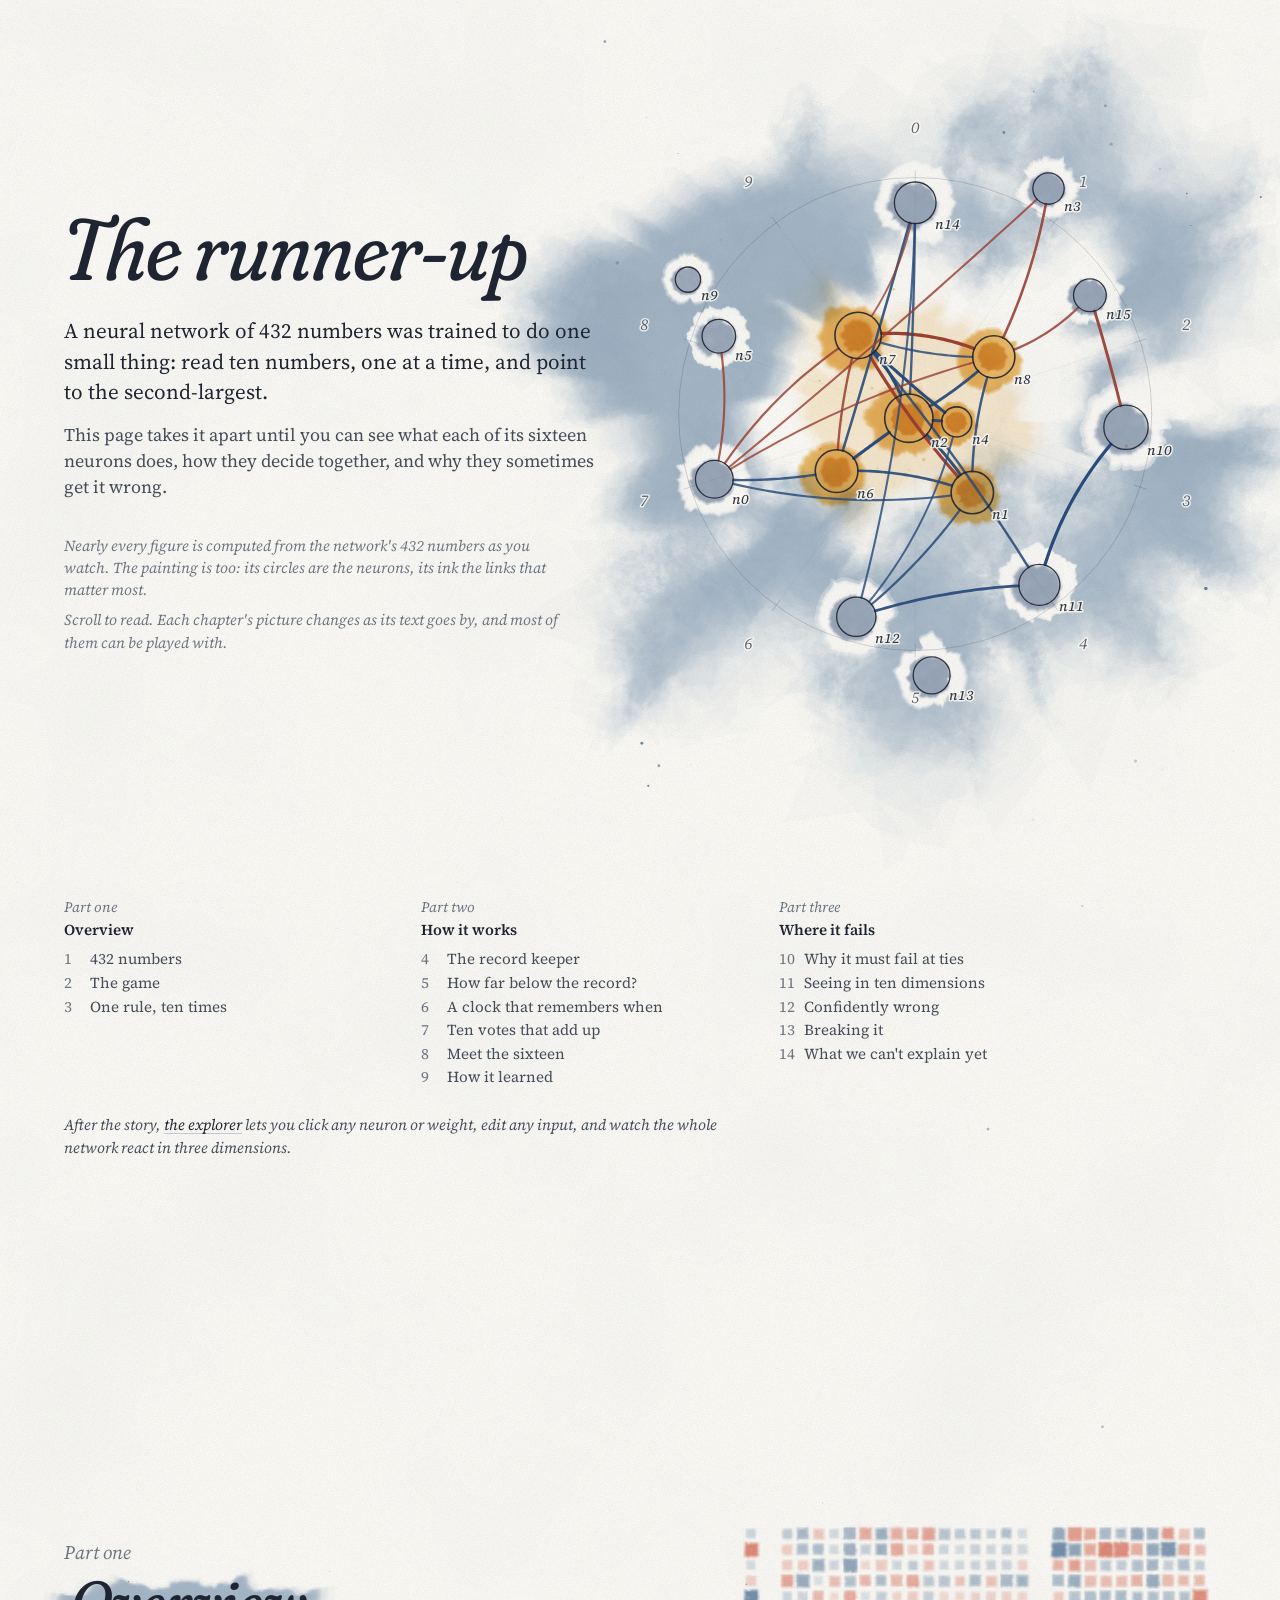
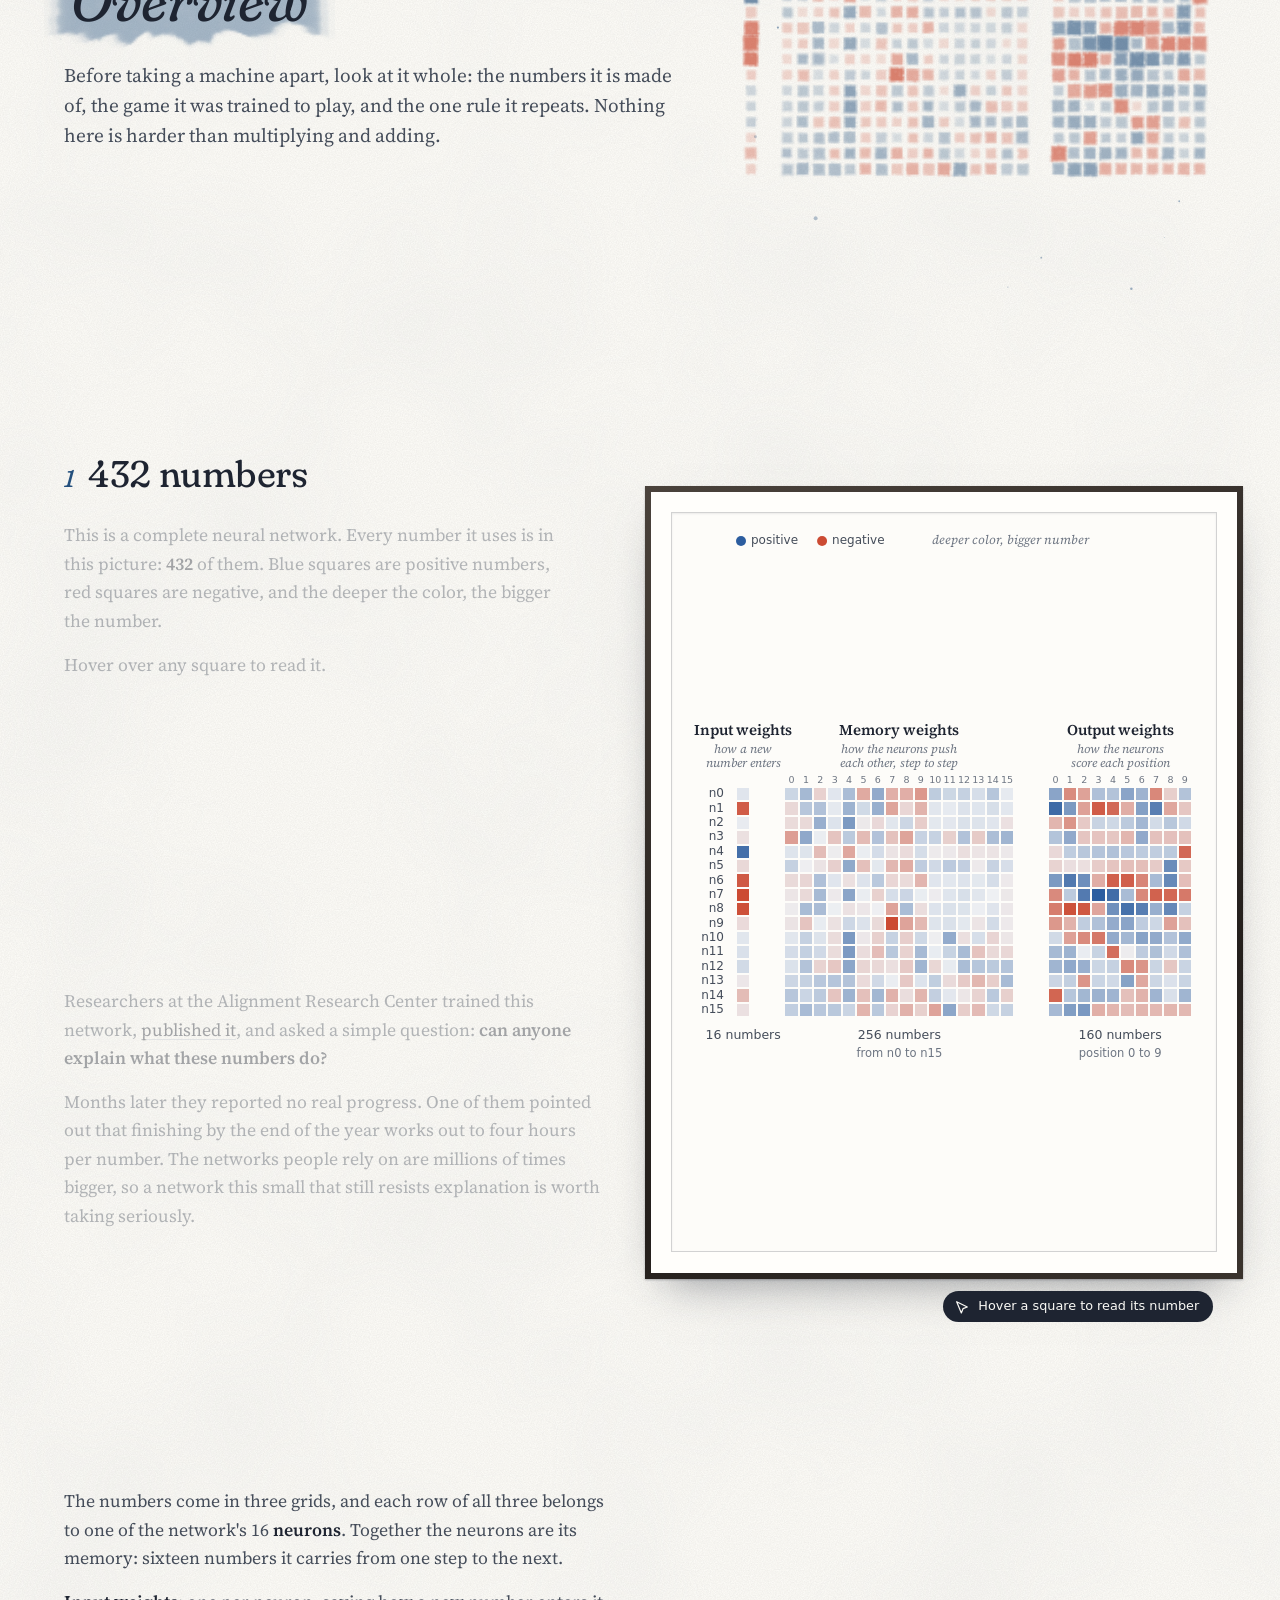
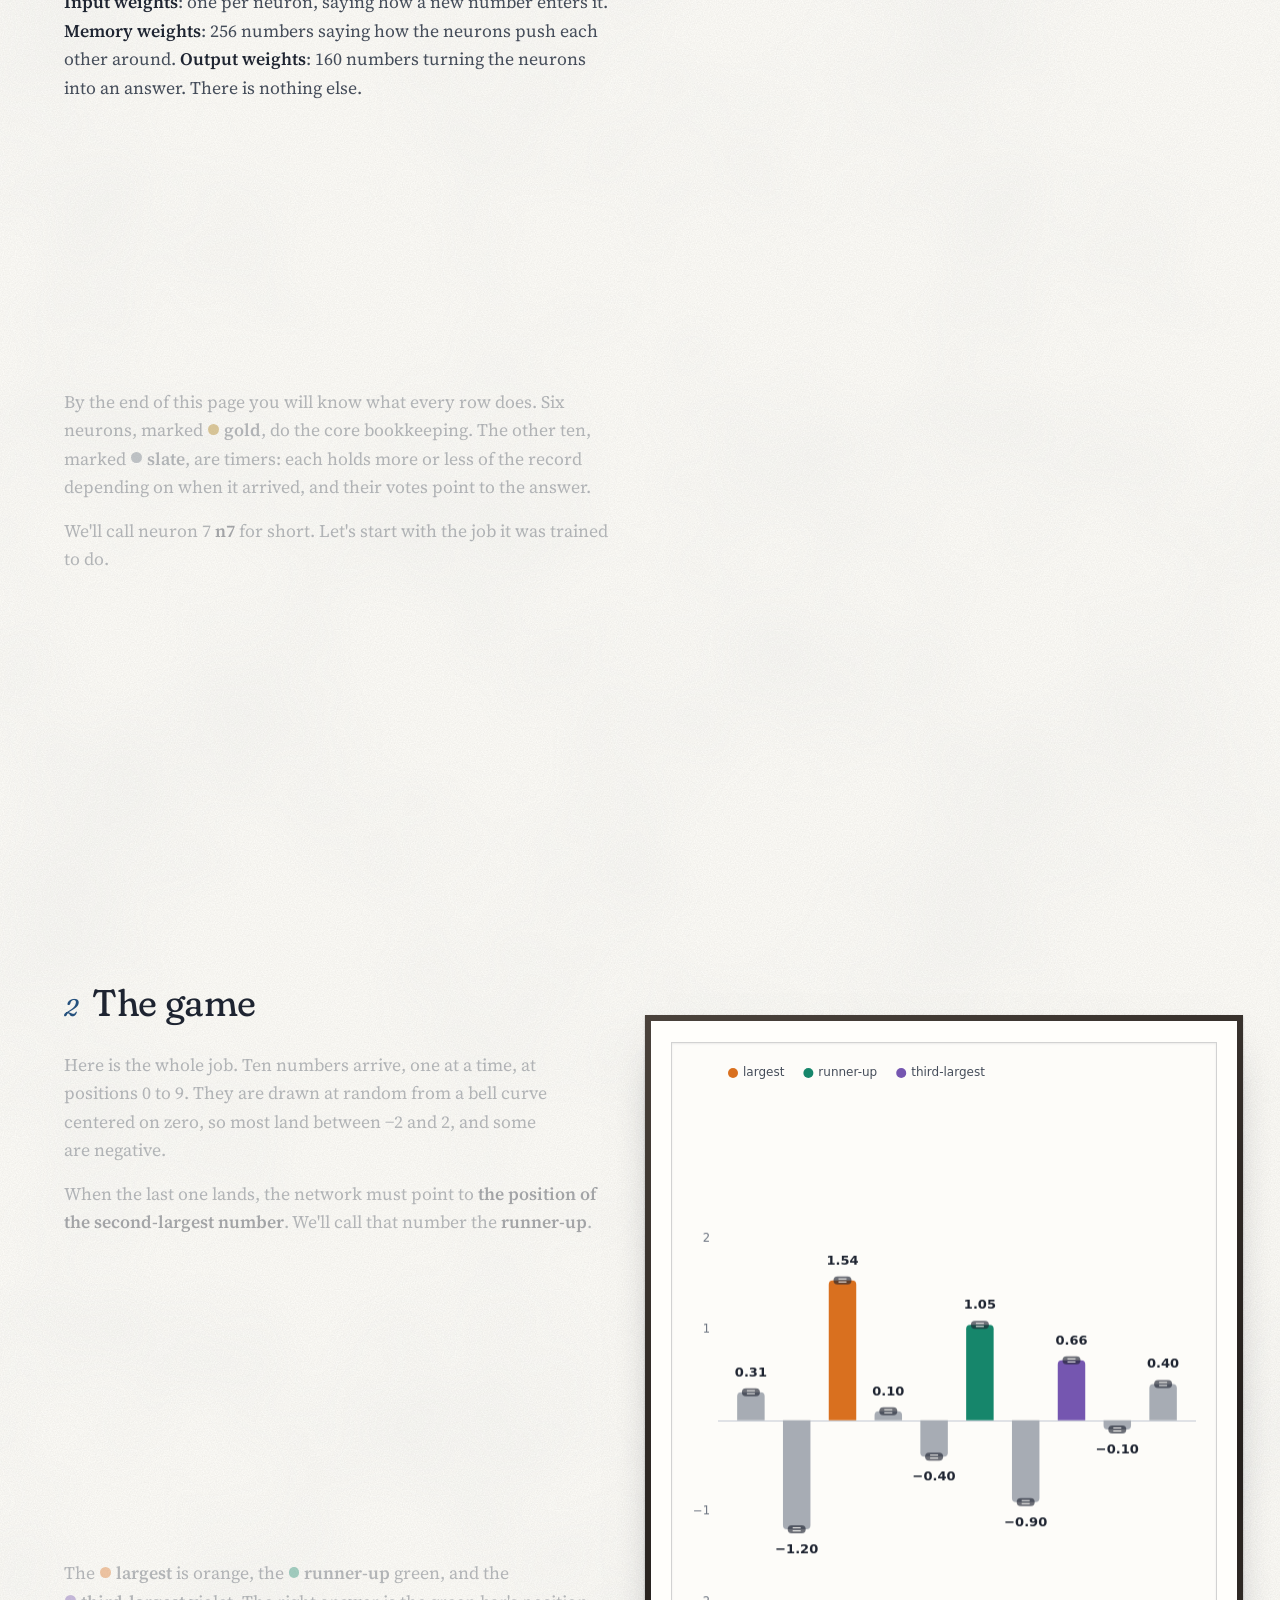
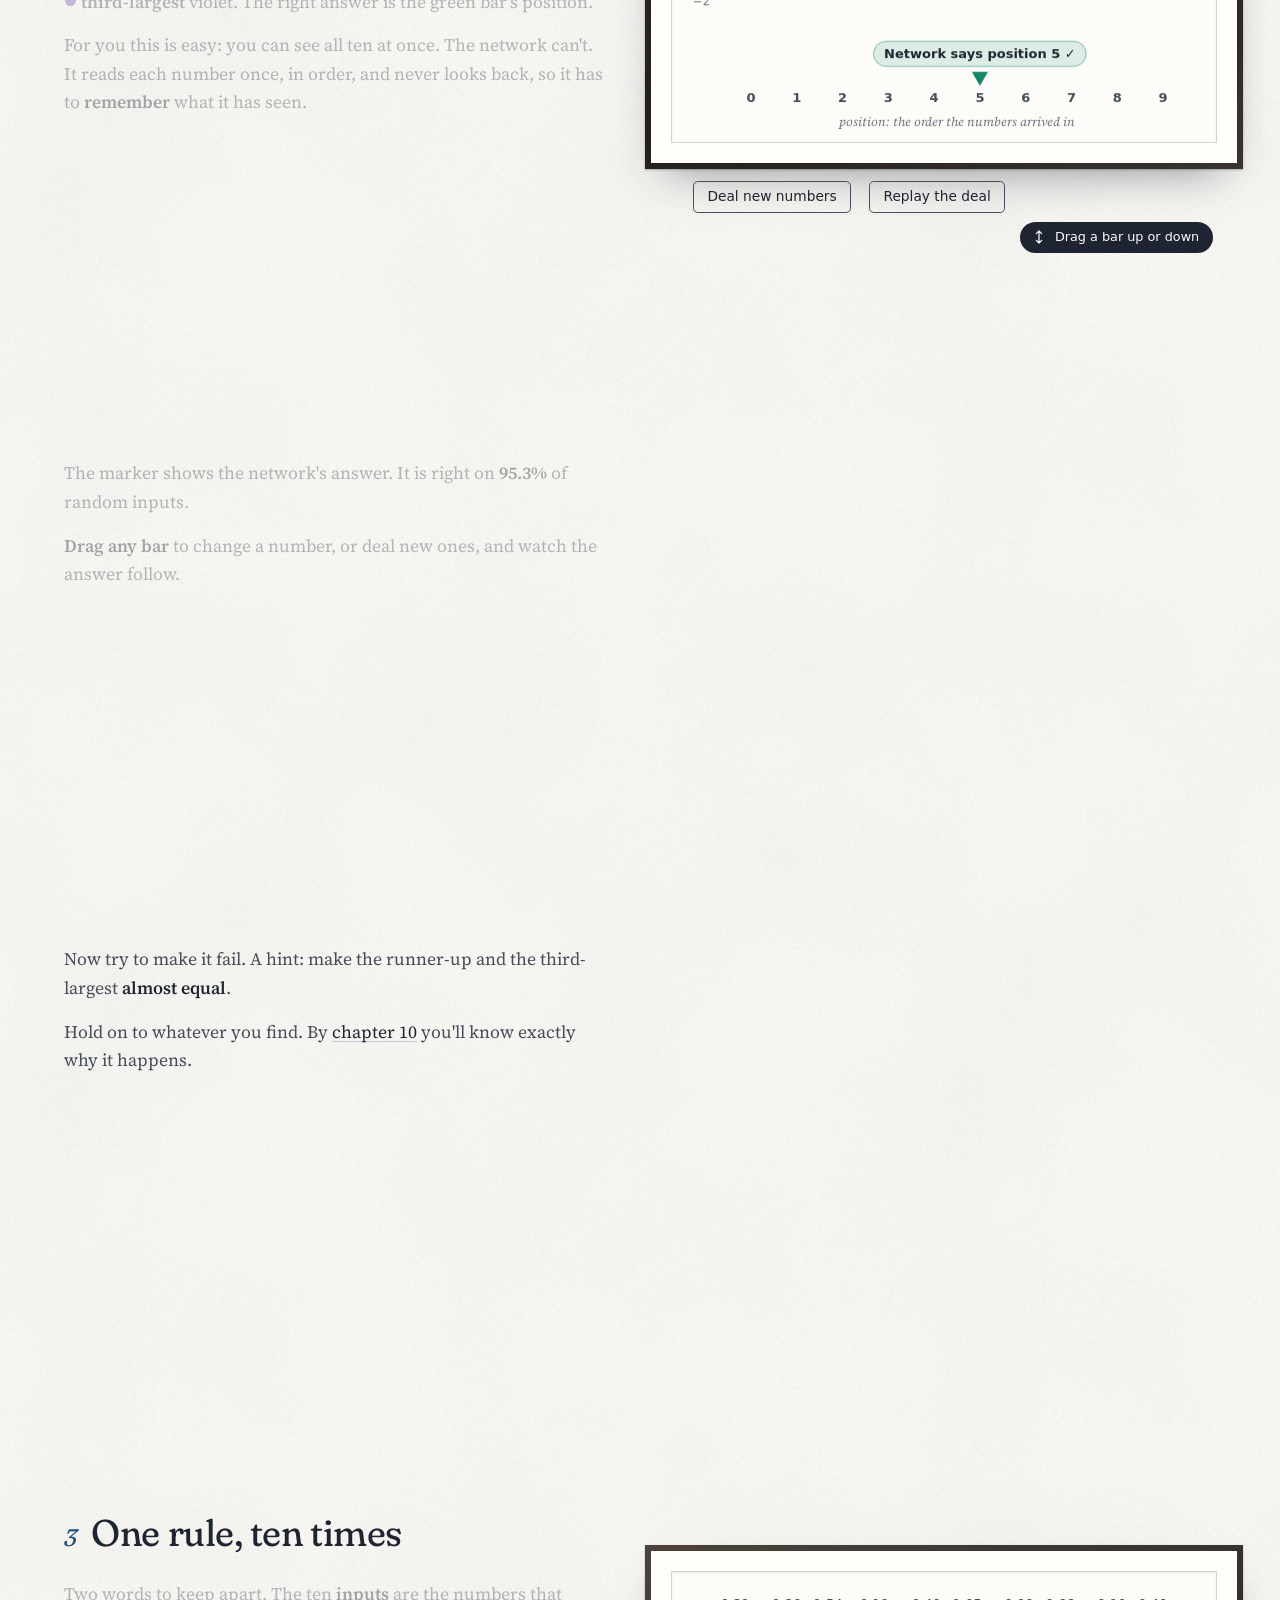
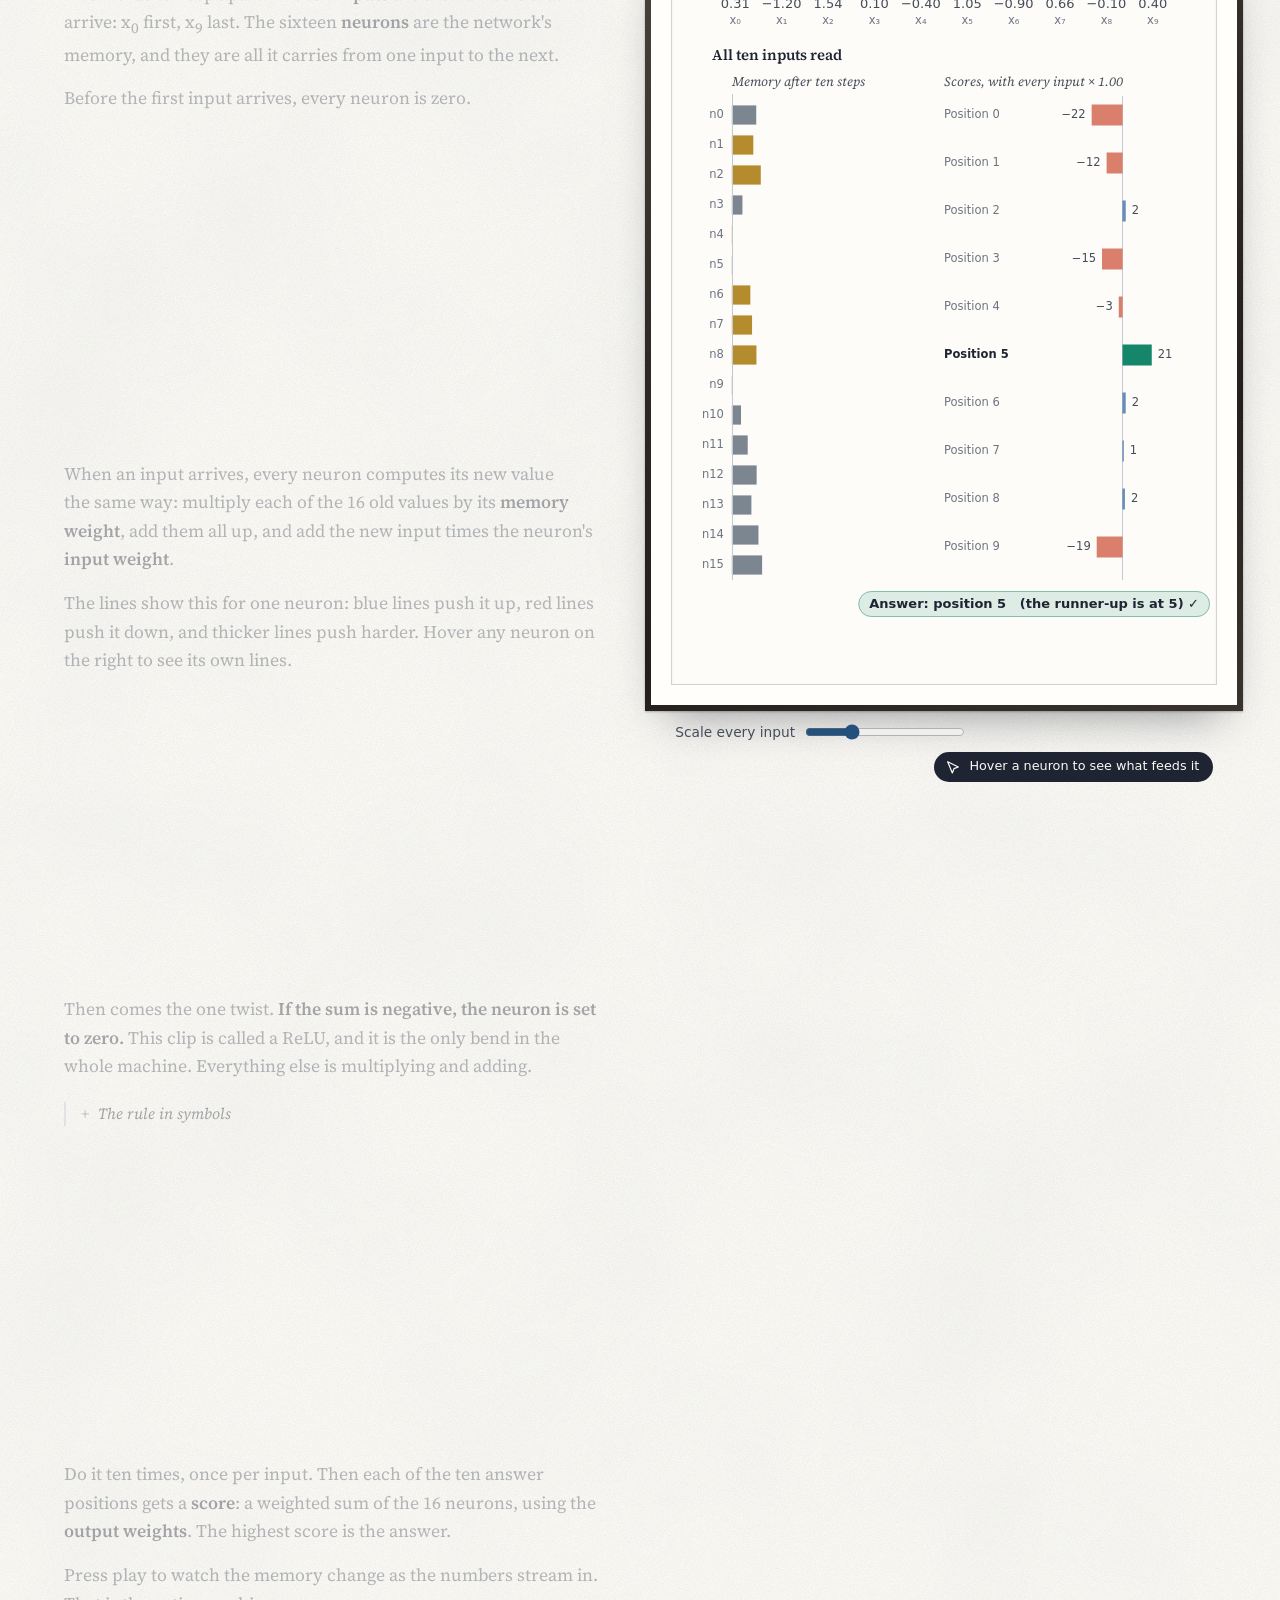
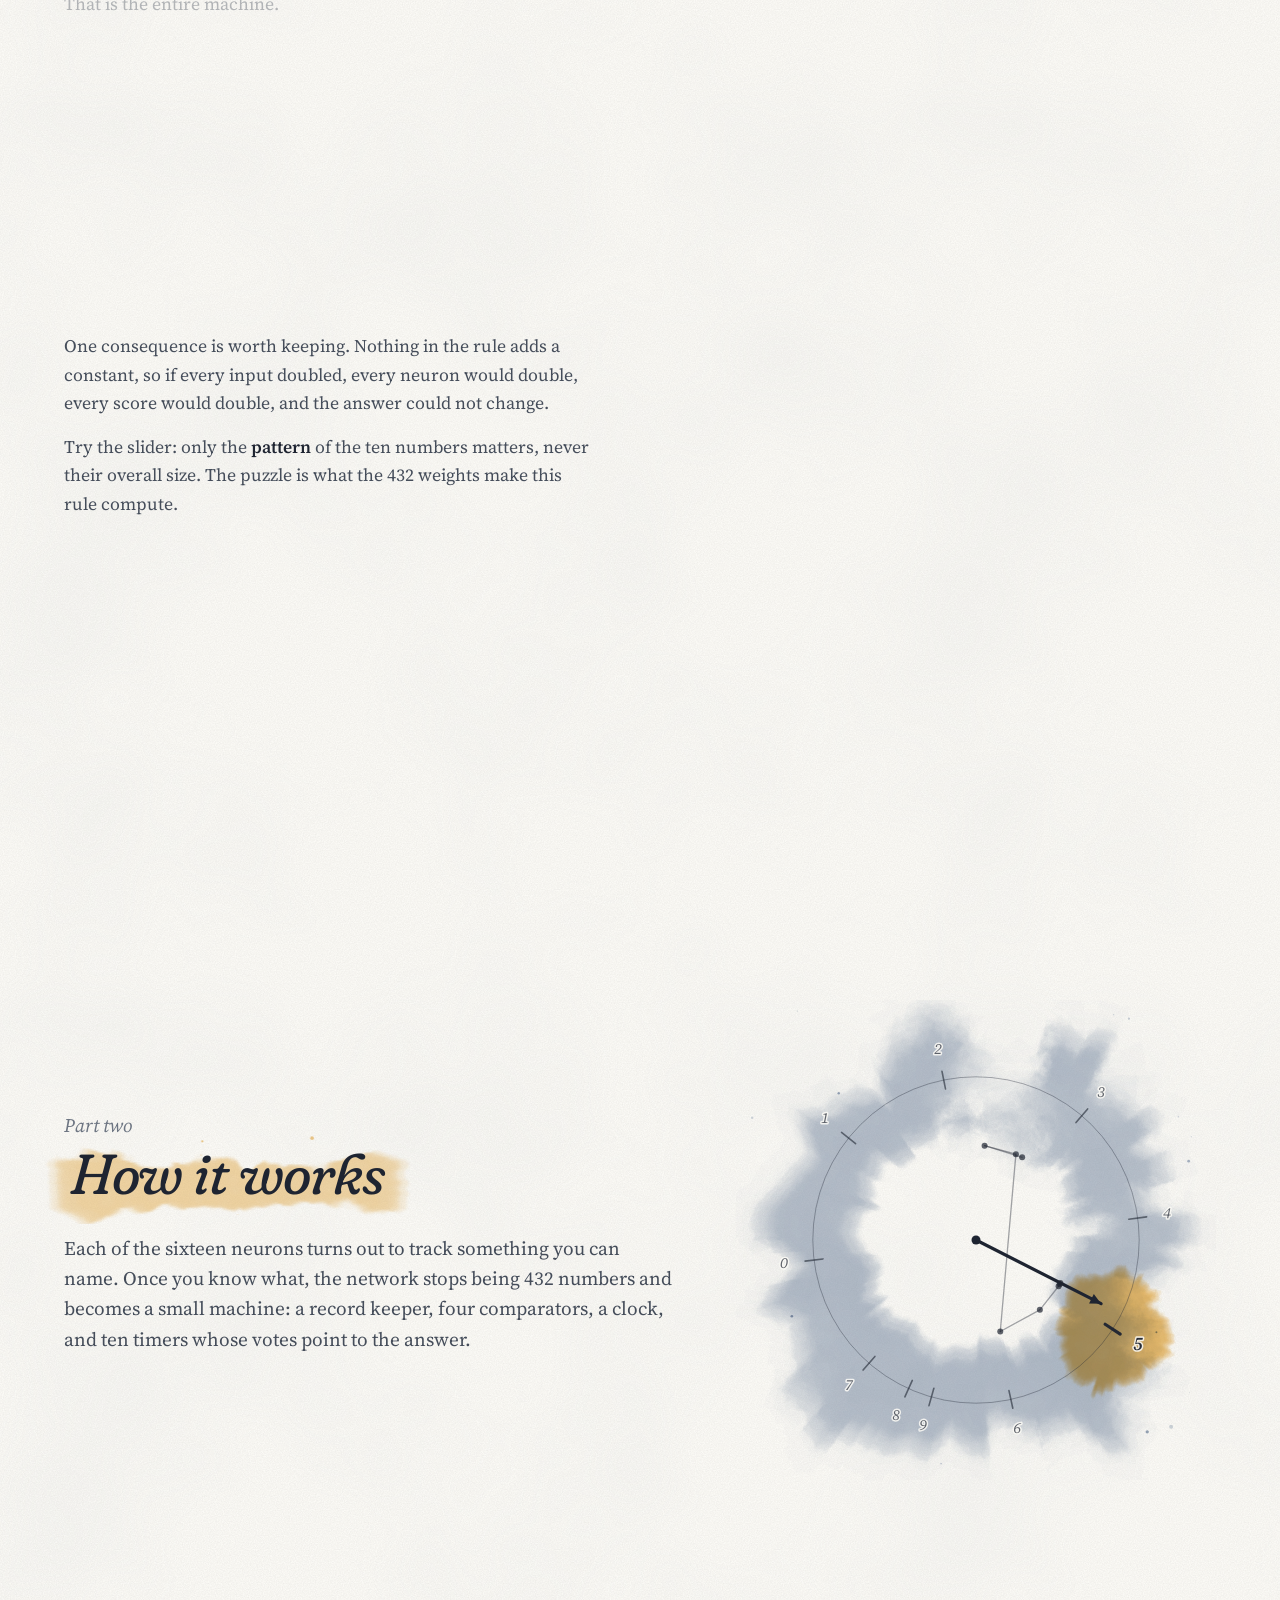
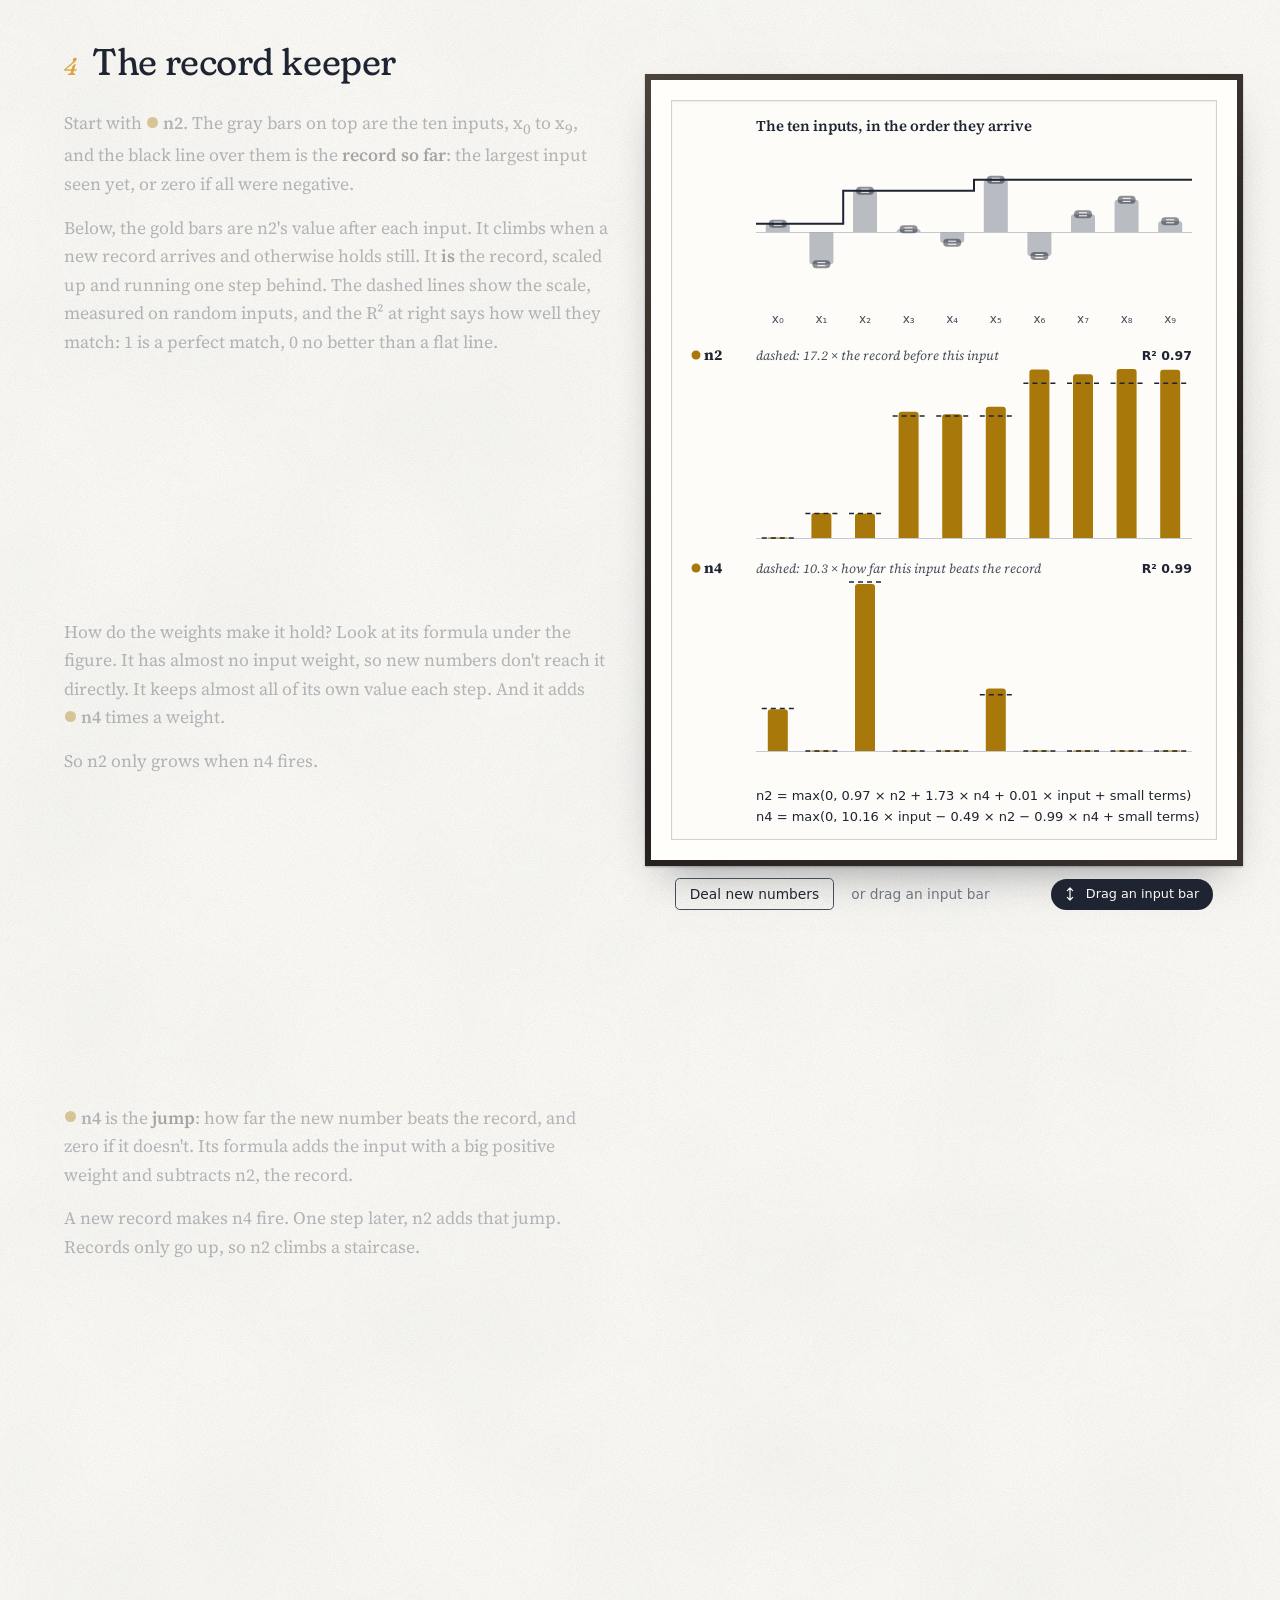
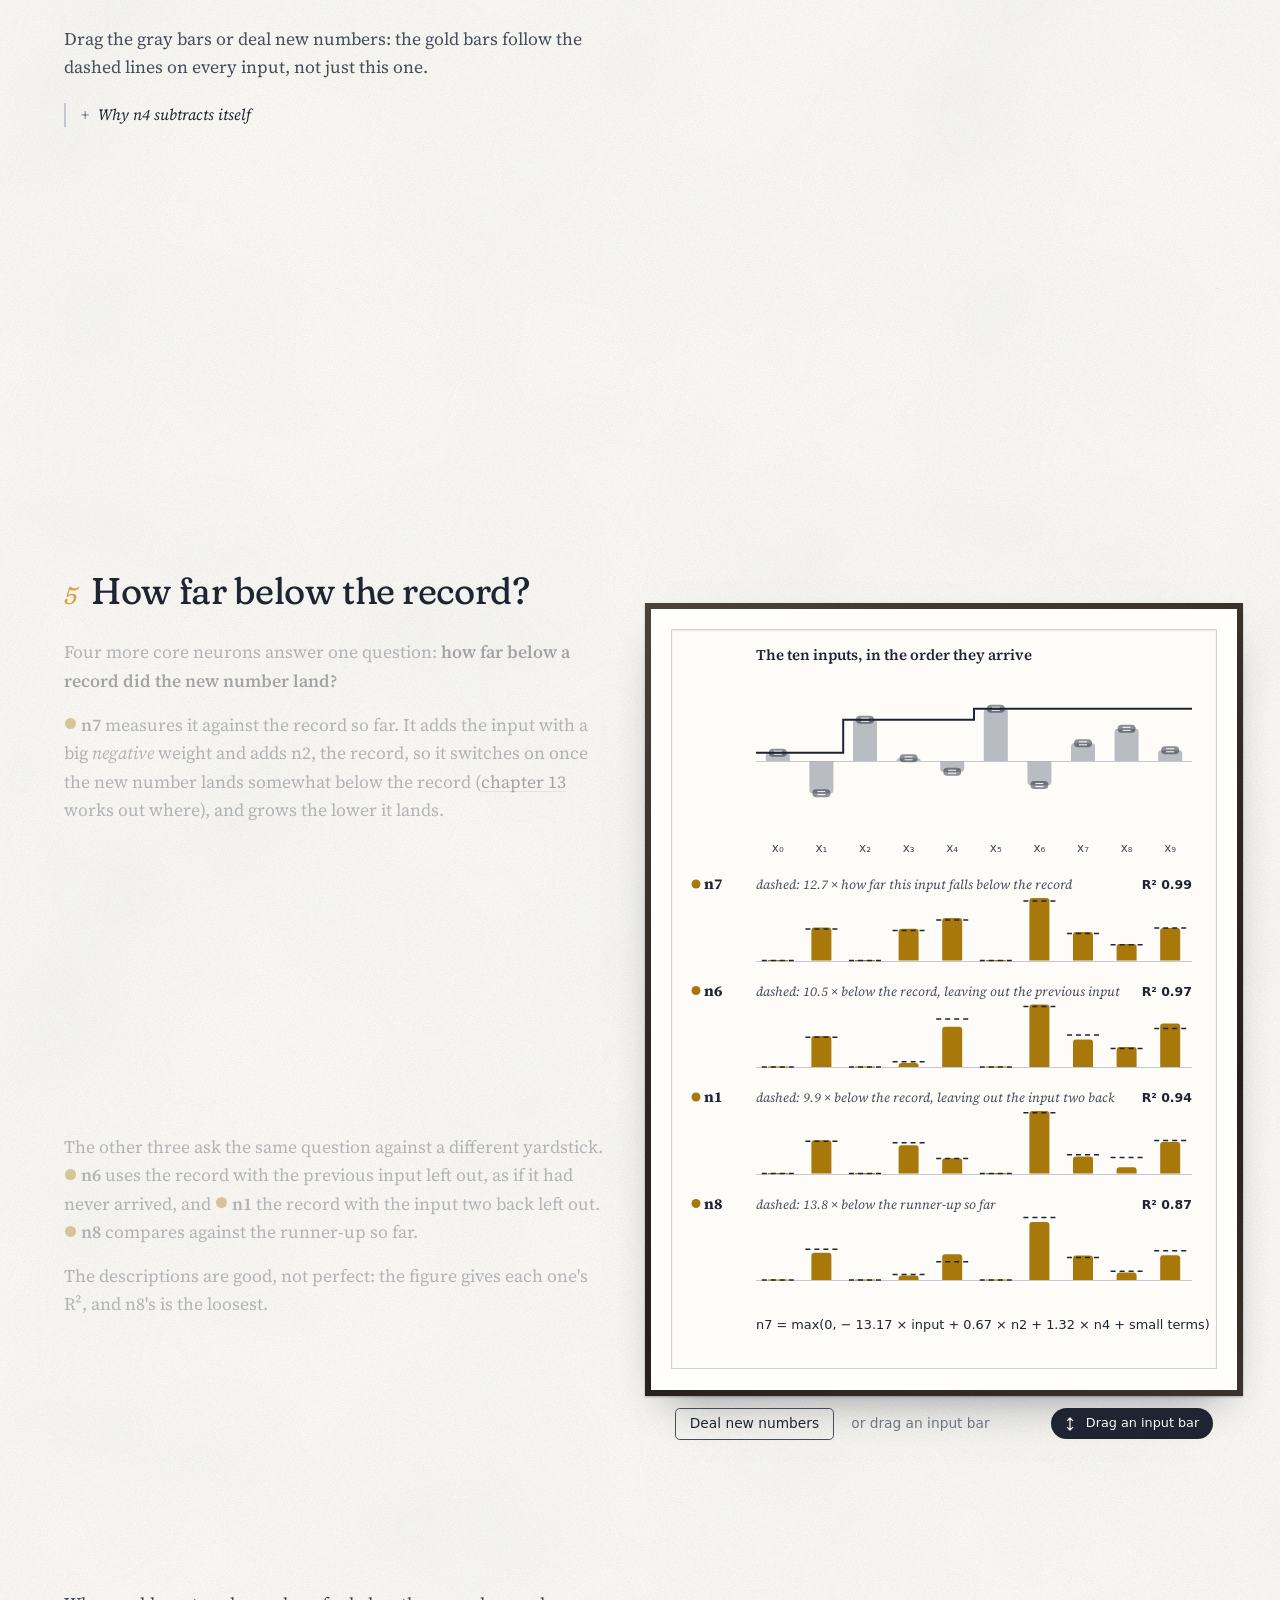
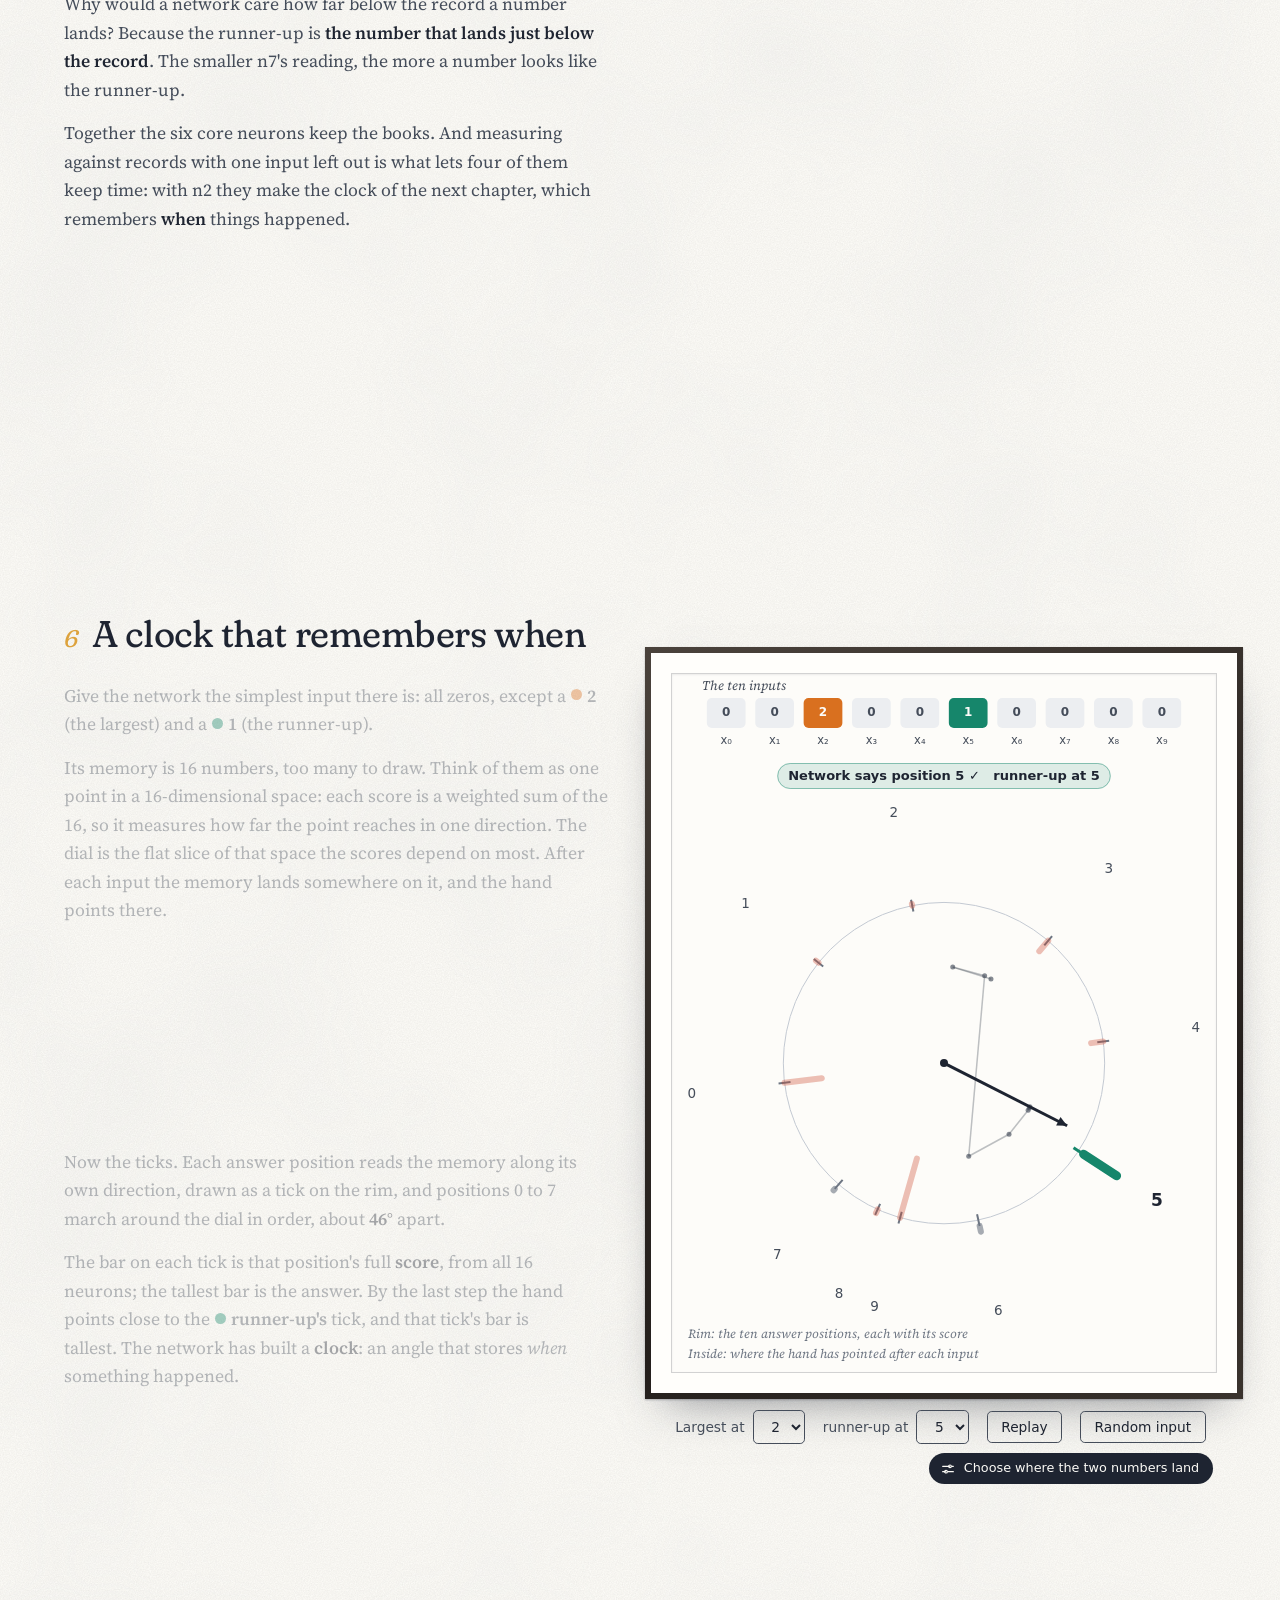
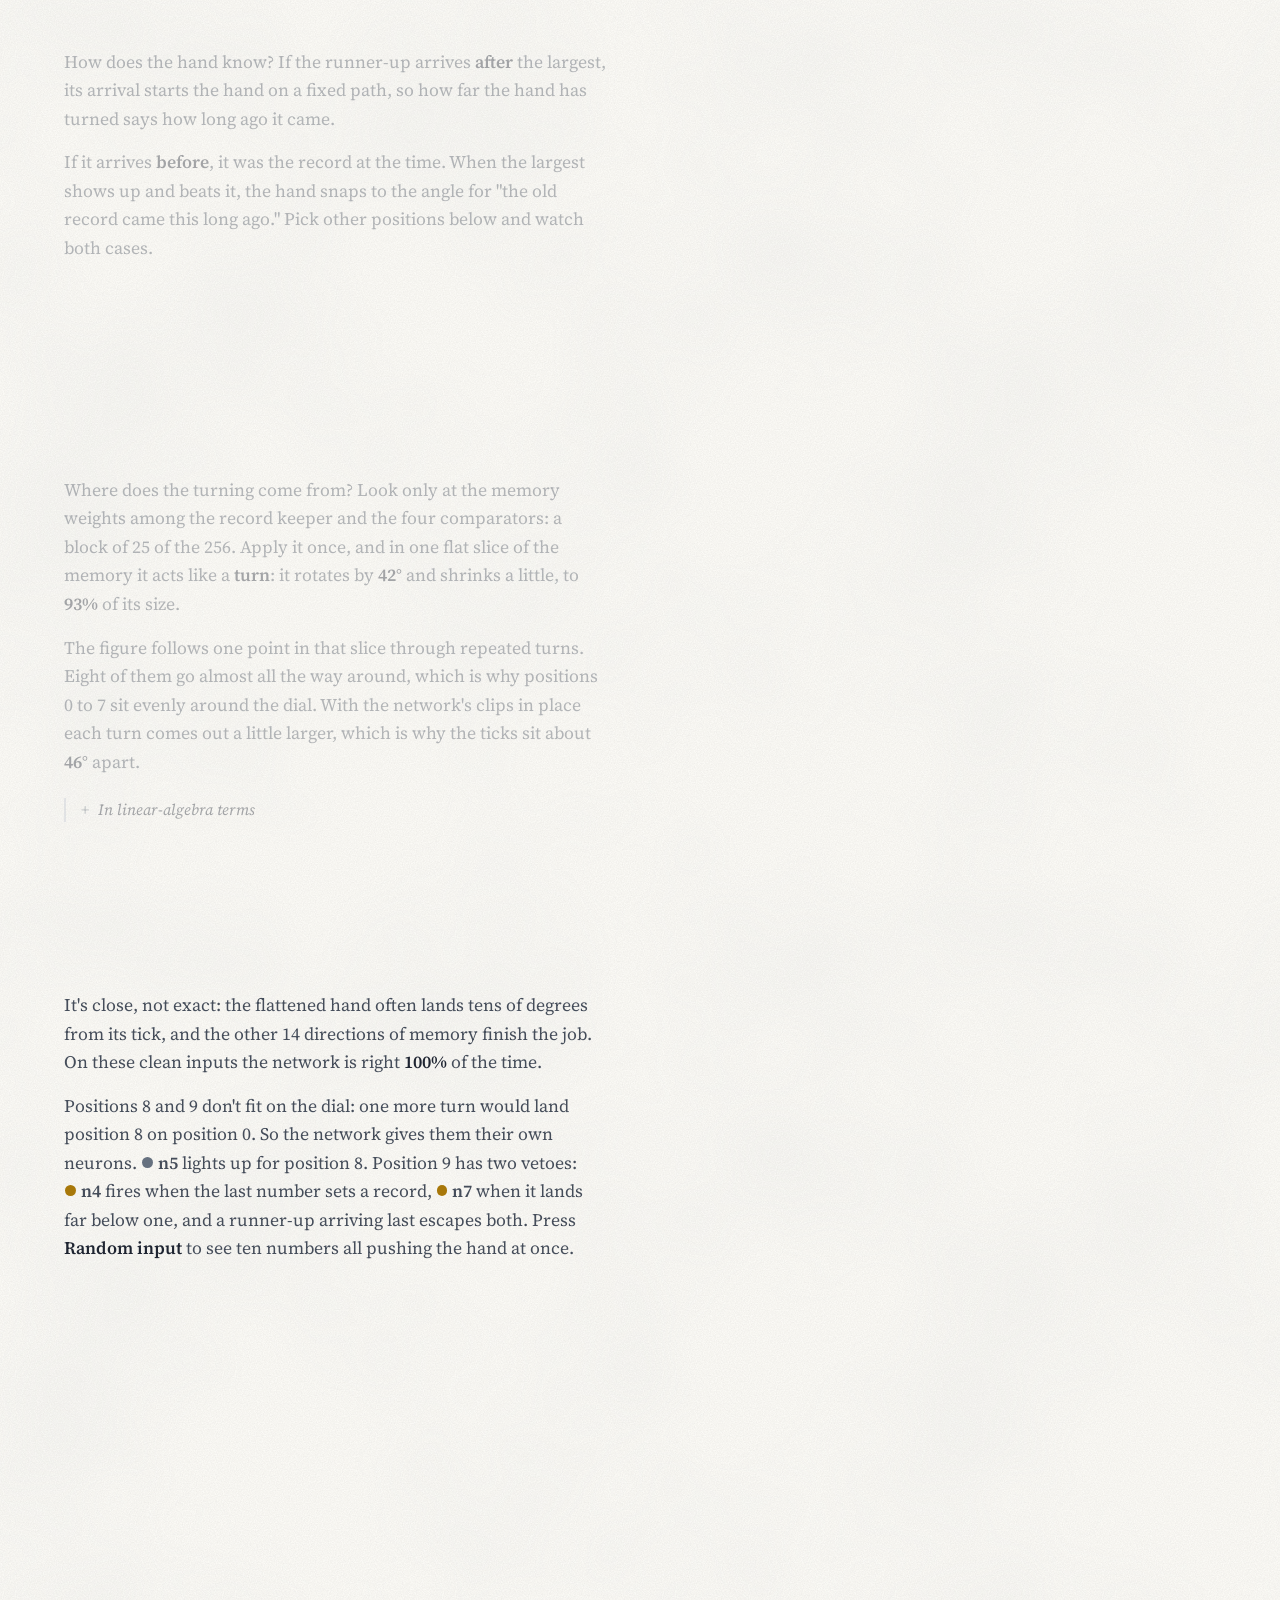
<file: web/index.html>
<!doctype html>
<html lang="en">
<head>
<meta charset="utf-8">
<meta name="viewport" content="width=device-width, initial-scale=1">
<title>The runner-up: how a 432-number neural network finds the second-largest of ten</title>
<meta name="description" content="A tiny neural network taken apart: what each of its sixteen neurons does, how they decide together, and why they sometimes fail, computed live from its 432 numbers.">
<!-- the card a shared link shows; web/card.py renders the image -->
<meta property="og:type" content="website">
<meta property="og:url" content="https://skyway1111.github.io/RNN432/">
<meta property="og:title" content="The runner-up">
<meta property="og:description" content="A tiny neural network taken apart: what each of its sixteen neurons does, how they decide together, and why they sometimes fail, computed live from its 432 numbers.">
<meta property="og:image" content="https://skyway1111.github.io/RNN432/card.jpg">
<meta property="og:image:width" content="1200">
<meta property="og:image:height" content="630">
<meta property="og:image:alt" content="A watercolor map of the network's sixteen neurons and the links that matter most, beside the title The runner-up">
<meta name="twitter:card" content="summary_large_image">
<link rel="icon" href="data:image/svg+xml,%3Csvg xmlns='http://www.w3.org/2000/svg' viewBox='0 0 32 32'%3E%3Ccircle cx='16' cy='16' r='11' fill='%23dda23c' opacity='0.85'/%3E%3Ccircle cx='15' cy='15' r='9' fill='none' stroke='%231e2431' stroke-width='1.6'/%3E%3C/svg%3E">
<link rel="stylesheet" href="style.css">
</head>
<body>
<header id="hero">
  <div id="painting" aria-hidden="true"></div>
  <div class="wrap">
    <div class="intro">
      <h1>The runner-up</h1>
      <p class="lede">A neural network of 432 numbers was trained to do one small thing: read ten numbers, one at a time, and point to the second-largest.</p>
      <p class="lede">This page takes it apart until you can see what each of its sixteen neurons does, how they decide together, and why they sometimes get it wrong.</p>
      <p class="live">Nearly every figure is computed from the network's 432 numbers as you watch. The painting is too: its circles are the neurons, its ink the links that matter most.</p>
      <p class="live">Scroll to read. Each chapter's picture changes as its text goes by, and most of them can be played with.</p>
    </div>
    <nav id="toc" aria-label="Contents"></nav>
    <p class="more">After the story, <a href="explorer/index.html">the explorer</a> lets you click any neuron or weight, edit any input, and watch the whole network react in three dimensions.</p>
  </div>
</header>
<main id="story"></main>
<section id="glossary"><div class="wrap">
  <h2>Glossary</h2>
  <p>Every term on this page is pictured before it is named. Here they are again, one line each, in the order they appear.</p>
  <dl>
    <div><dt>input</dt><dd>One of the ten numbers, x<sub>0</sub> to x<sub>9</sub>, read one per step in the order they arrive.</dd></div>
    <div><dt>neuron</dt><dd>One of the sixteen numbers the network carries from one step to the next. Together they are its memory.</dd></div>
    <div><dt>weight</dt><dd>A number the network multiplies by. Input weights let a new number in, memory weights push the neurons on each other, output weights turn them into scores. There are 432.</dd></div>
    <div><dt>clip</dt><dd>The one bend in the rule: a neuron whose sum comes out negative is set to zero. Also called a ReLU.</dd></div>
    <div><dt>score</dt><dd>A position's total after the last input, a weighted sum of the sixteen neurons. The highest score is the answer.</dd></div>
    <div><dt>runner-up</dt><dd>The second-largest of the ten inputs. The network's job is to point to its position.</dd></div>
    <div><dt>record</dt><dd>The largest input seen so far, or zero if all were negative.</dd></div>
    <div><dt>jump</dt><dd>How far a new input beats the record, and zero when it doesn't.</dd></div>
    <div><dt>comparator</dt><dd>A core neuron that measures how far a new input lands below a record, or below the runner-up so far.</dd></div>
    <div><dt>timer</dt><dd>One of the ten neurons outside the core. Each holds more or less of the record depending on when it arrived, and votes on positions.</dd></div>
    <div><dt>vote</dt><dd>One input's exact share of a position's score. The ten shares add up to the score.</dd></div>
    <div><dt>veto</dt><dd>A timer's standing vote against its position, lifted when the runner-up arrives there.</dd></div>
    <div><dt>margin</dt><dd>The right answer's score minus the best other score. Positive means the network is right, and larger means surer.</dd></div>
    <div><dt>tie</dt><dd>Two inputs almost equal. The right answer jumps there, and a network whose scores move smoothly must be wrong in a sliver beside it.</dd></div>
    <div><dt>cascade</dt><dd>One changed clip changing the memory, which changes later clips, step after step.</dd></div>
  </dl>
</div></section>
<section id="coda"><div class="wrap">
  <h2>The whole machine, in four sentences</h2>
  <p>A record keeper and a jump detector track the largest number so far, and four comparators measure how far each new number lands below a record or the runner-up. Their memory weights turn part of the memory a fixed angle each step, like a clock hand, so its angle carries when things happened. Ten timers read that turning memory, most of them watching for the runner-up at one or two positions, and all sixteen neurons' votes add up exactly to the scores. The mistakes sit where numbers nearly tie, where no continuous machine can be sure, and the most confident ones where a shortcut the network learned points the wrong way.</p>
  <p>To poke at it yourself, <a href="explorer/index.html">the explorer</a> lets you click any neuron or weight, edit any input, and watch the chain reaction behind any answer.</p>
</div></section>
<footer><div class="wrap">The network is the Alignment Research Center's M<sub>16,10</sub>, from <a href="https://www.alignment.org/blog/algzoo-uninterpreted-models-with-fewer-than-1-500-parameters/">AlgZoo</a>. Every quoted number comes from a recorded experiment in <a href="https://github.com/Skyway1111/RNN432">the project behind this page</a> (<code>experiments/</code>, raw output in <code>results/</code>), and every figure is computed from the weights as you watch. Earlier analyses found the record keeper, the jump and three of the comparators (<a href="https://www.alignment.org/blog/algzoo-uninterpreted-models-with-fewer-than-1-500-parameters/">ARC</a>), the fourth comparator (<a href="https://drive.google.com/file/d/1USCD1LPa6hXMTj7PAO6Jmc4dVdxemZY3/view">Chen</a>), a linear fit for the comparators (<a href="https://gist.github.com/NixGD/2651be79bfd22bcb13d1f609f23439a4">Goldowsky-Dill</a>) and the clock-like readout (<a href="https://gist.github.com/mrsirrisrm/d6850ff8647d1ed2f67cc92d5bce3ed0">Keane</a>); this account builds on theirs.</div></footer>

<script src="data.js"></script>
<script src="model.js"></script>
<script src="viz.js"></script>
<script src="neurons.js"></script>
<script src="story.js"></script>
<script src="hero.js"></script>
<script src="parts.js"></script>

<script>Story.part('overview', { kicker: 'Part one', title: 'Overview', color: 'indigo', paint: Parts.overview, html: `
  <p>Before taking a machine apart, look at it whole: the numbers it is made of, the game it was trained to play, and the one rule it repeats. Nothing here is harder than multiplying and adding.</p>` });</script>
<script src="ch/numbers.js"></script>
<script src="ch/game.js"></script>
<script src="ch/rule.js"></script>

<script>Story.part('works', { kicker: 'Part two', title: 'How it works', color: 'gold', paint: Parts.works, html: `
  <p>Each of the sixteen neurons turns out to track something you can name. Once you know what, the network stops being 432 numbers and becomes a small machine: a record keeper, four comparators, a clock, and ten timers whose votes point to the answer.</p>` });</script>
<script src="ch/record.js"></script>
<script src="ch/clock.js"></script>
<script src="ch/votes.js"></script>
<script src="ch/sixteen.js"></script>
<script src="ch/learned.js"></script>

<script>Story.part('fails', { kicker: 'Part three', title: 'Where it fails', color: 'vermilion', paint: Parts.fails, html: `
  <p>The network is right on <b data-fact="acc"></b> of random inputs. This part is about the rest. Most of its mistakes come from one fact no smooth machine can escape, and the most confident ones from a shortcut it learned. Then we break it on purpose, and say plainly what is still not explained.</p>` });</script>
<script src="ch/ties.js"></script>
<script src="ch/dims.js"></script>
<script src="ch/tail.js"></script>
<script src="ch/break.js"></script>
<script src="ch/limits.js"></script>
<script>Story.start();</script>
</body>
</html>
</file>
<file: web/style.css>
/* One visual language: a watercolorist's field notebook. Bright cold-press paper left bare wherever nothing is said;
   Payne's-gray ink for text; indigo pigment pooled at the torn edge of every figure's panel; gold where the core
   neurons are; vermilion as the one hot accent. Every wash on the page is painted in canvas from a seed (viz.js), the
   way every figure is computed from the weights. Data colors are validated with the dataviz skill's validator: weight
   sign is the ultramarine-vermilion diverging pair; largest / runner-up / third pass all-pairs; core gold against timer
   slate passes, slate neutral by design; right and wrong always travel with a ✓ or ✗. */
@font-face { font-family: "Fraunces"; font-style: normal; font-weight: 300 700; font-display: swap; src: url("fonts/fraunces.woff2") format("woff2"); }
@font-face { font-family: "Fraunces"; font-style: italic; font-weight: 300 700; font-display: swap; src: url("fonts/fraunces-italic.woff2") format("woff2"); }
@font-face { font-family: "Source Serif 4"; font-style: normal; font-weight: 300 700; font-display: swap; src: url("fonts/sourceserif.woff2") format("woff2"); }
@font-face { font-family: "Source Serif 4"; font-style: italic; font-weight: 300 700; font-display: swap; src: url("fonts/sourceserif-italic.woff2") format("woff2"); }
:root {
  color-scheme: light;
  --page: #fbfaf6;
  --surface: #fdfcf9;
  --surface-2: #eceef1;
  --ink: #1e2431;
  --ink-2: #454d5a;
  --muted: #6d7582;
  --grid: #e6e9ed;
  --axis: #c3c9d2;
  --hair: rgba(30, 36, 49, 0.13);
  --pos: #2c5d9f;
  --neg: #cc4b33;
  --mid: #eef0f3;
  --max: #d9701f;
  --second: #16866b;
  --third: #7556b0;
  --other: #a7acb4;
  --core: #a8780a;
  --timer: #66717f;
  --right: #16866b;
  --wrong: #cc4b33;
  --wash-gold: #dda23c;
  --wash-indigo: #24507d;
  --wash-slate: #5d7290;
  --wash-vermilion: #c9452c;
  --part: var(--wash-indigo);
  --serif: "Source Serif 4", "Iowan Old Style", Charter, "Palatino Linotype", Georgia, serif;
  --display: "Fraunces", "Iowan Old Style", "Palatino Linotype", Georgia, serif;
  --sans: "Segoe UI Variable Text", "Segoe UI", system-ui, -apple-system, "Helvetica Neue", Arial, sans-serif;
  --mono: "Cascadia Mono", ui-monospace, Consolas, Menlo, monospace;
  --prose: 34rem;
  --wrap: 104rem;
  --gutter: 4rem;
  --bleed: 1.7rem;
  --frame: 0.4rem;
  --mat: #fffefb;
  --wood: linear-gradient(155deg, #4a423b, #2f2925 40%, #241f1c 70%, #3a332d);
  --grain: url("data:image/svg+xml,%3Csvg xmlns='http://www.w3.org/2000/svg' width='220' height='220'%3E%3Cfilter id='g' x='0' y='0' width='100%25' height='100%25'%3E%3CfeTurbulence type='fractalNoise' baseFrequency='0.85' numOctaves='3' stitchTiles='stitch'/%3E%3CfeColorMatrix values='0 0 0 0 0.22 0 0 0 0 0.2 0 0 0 0 0.16 0.14 0 0 0 -0.03'/%3E%3C/filter%3E%3Crect width='100%25' height='100%25' filter='url(%23g)'/%3E%3C/svg%3E");
  --mottle: url("data:image/svg+xml,%3Csvg xmlns='http://www.w3.org/2000/svg' width='900' height='900'%3E%3Cfilter id='m' x='0' y='0' width='100%25' height='100%25'%3E%3CfeTurbulence type='fractalNoise' baseFrequency='0.004' numOctaves='3' seed='7' stitchTiles='stitch'/%3E%3CfeColorMatrix values='0 0 0 0 0.42 0 0 0 0 0.47 0 0 0 0 0.55 0.13 0 0 0 -0.05'/%3E%3C/filter%3E%3Crect width='100%25' height='100%25' filter='url(%23m)'/%3E%3C/svg%3E");
}
/* The root size follows the viewport, so a 4K screen gets the same page, larger: figures draw in design pixels
   scaled by this (viz.js), which is what keeps their type and lines the right size everywhere. */
html { font-size: clamp(16px, 0.55vw + 8.5px, 23px); scroll-behavior: smooth; }
* { box-sizing: border-box; }
body { margin: 0; background: var(--grain), var(--mottle), var(--page); color: var(--ink); font: 1.1rem/1.62 var(--serif); -webkit-font-smoothing: antialiased; font-kerning: normal; overflow-x: hidden; }
button, input, select { font: inherit; color: inherit; }
a { color: var(--ink); text-decoration-color: var(--axis); text-decoration-thickness: 1px; text-underline-offset: 0.18em; }
a:hover { text-decoration-color: var(--ink); }
:focus-visible { outline: 2px solid var(--pos); outline-offset: 2px; border-radius: 2px; }
::selection { background: rgba(36, 80, 125, 0.18); }
b, strong { color: var(--ink); font-weight: 600; }
i, em { font-style: italic; }
.max, .second, .third, .core, .timer, .pos, .neg { font-weight: 600; white-space: nowrap; }
.max::before, .second::before, .third::before, .core::before, .timer::before { content: ""; display: inline-block; width: 0.62em; height: 0.62em; border-radius: 50%; margin: 0 0.28em 0.08em 0.05em; vertical-align: baseline; }
.max::before { background: var(--max); } .second::before { background: var(--second); } .third::before { background: var(--third); }
.core::before { background: var(--core); } .timer::before { background: var(--timer); }
.pos { color: var(--pos); } .neg { color: var(--neg); }
.right { color: var(--right); } .wrong { color: var(--wrong); }
code, .mono { font-family: var(--mono); font-size: 0.84em; }
.wrap { max-width: var(--wrap); margin: 0 auto; padding: 0 var(--gutter); }
h1, h2, h3 { font-family: var(--display); font-variation-settings: "SOFT" 100, "WONK" 1; font-weight: 400; letter-spacing: -0.012em; text-wrap: balance; }

/* Hero: a painting of the network from its weights, and the title in the paper left blank for it. */
#hero { position: relative; min-height: 100vh; overflow: hidden; }
#painting { position: absolute; inset: 0; }
#painting canvas { position: absolute; inset: 0; width: 100%; height: 100%; display: block; }
#hero .wrap { position: relative; padding-bottom: 8vh; pointer-events: none; }
#hero .wrap > * { pointer-events: auto; }
#hero .intro { min-height: 96vh; max-width: min(36rem, 45vw); display: flex; flex-direction: column; justify-content: center; padding: 6vh 0; }
#hero h1 { font-size: clamp(3.8rem, 6.8vw, 7.6rem); font-style: italic; line-height: 0.9; margin: 0 0 1.7rem -0.04em; }
#hero .lede { max-width: 34rem; font-size: 1.32rem; line-height: 1.45; margin: 0 0 0.9rem; }
#hero .lede + .lede { color: var(--ink-2); font-size: 1.12rem; }
#hero .live { font: italic 0.95rem/1.45 var(--serif); color: var(--muted); margin: 1.3rem 0 0; max-width: 32rem; }
#hero .live + .live { margin-top: 0.5rem; }
#toc { display: grid; grid-template-columns: repeat(3, minmax(0, 1fr)); gap: 1.5rem 3rem; margin-top: 2rem; max-width: 64rem; font: 0.95rem/1.55 var(--serif); }
#toc .kicker { color: var(--ink); font-weight: 600; margin-bottom: 0.35rem; }
#toc .kicker small { display: block; color: var(--muted); font-weight: 400; font-style: italic; font-size: 0.9rem; }
#toc a { display: block; color: var(--ink-2); text-decoration: none; }
#toc a:hover { color: var(--ink); }
#toc a span { display: inline-block; min-width: 1.7em; color: var(--muted); font-variant-numeric: tabular-nums oldstyle-nums; }
#hero .more { max-width: 44rem; margin: 1.6rem 0 0; font: italic 0.95rem/1.5 var(--serif); color: var(--ink-2); }

/* Part openers: the thread restated between groups of chapters, each title on a stroke of its part's pigment beside
   the part's own painting. */
.part { padding: 20vh 0 6vh; }
.part .wrap { display: grid; grid-template-columns: minmax(0, 38rem) minmax(0, 1fr); gap: var(--gutter); align-items: center; }
.part .kicker { font: italic 1.2rem/1.3 var(--serif); color: var(--muted); margin: 0 0 0.5rem; }
.part h2 { position: relative; display: inline-block; font-size: clamp(2.6rem, 4.4vw, 4.2rem); font-style: italic; line-height: 1; margin: 0 0 1.6rem; padding: 0 0.3em 0.08em 0.1em; }
.part h2 .swipe { position: absolute; left: -0.35em; right: -0.2em; top: -0.18em; bottom: -0.3em; z-index: -1; pointer-events: none; }
.part h2 .swipe canvas { position: absolute; inset: 0; width: 100%; height: 100%; }
.part p { max-width: 40rem; color: var(--ink-2); margin: 0 0 0.8rem; font-size: 1.2rem; line-height: 1.58; }
.part p b { color: var(--ink); }
.part .art { position: relative; width: min(100%, 68vh); aspect-ratio: 1; justify-self: center; }
.part .art canvas { position: absolute; inset: 0; width: 100%; height: 100%; }

/* Chapters: prose on the left, a sticky instrument on the right, hung in a mat and frame. */
.chapter { padding: 12vh 0 2vh; }
.ch-head { display: flex; align-items: baseline; gap: 0.9rem; margin-bottom: 1.2rem; }
.ch-head .num { font: italic 400 1.5rem/1 var(--display); font-variation-settings: "SOFT" 100, "WONK" 1; color: var(--part); font-variant-numeric: oldstyle-nums; }
.ch-head h2 { margin: 0; font-size: clamp(2rem, 2.9vw, 2.8rem); line-height: 1.08; }
.ch-body { display: grid; grid-template-columns: var(--prose) minmax(0, 1fr); gap: var(--gutter); align-items: start; }
.prose { padding-bottom: 14vh; }
.step { min-height: min(54vh, 34rem); display: flex; flex-direction: column; justify-content: center; padding: 1.5rem 0; opacity: 0.38; transition: opacity 0.35s; }
.step:first-child { min-height: min(40vh, 26rem); justify-content: flex-start; padding-top: 0.5rem; }
.step.active { opacity: 1; }
.step p, .part p, #coda p, #hero .lede { text-wrap: pretty; }
.step p { margin: 0 0 0.95rem; color: var(--ink-2); }
.step p b, .step p strong { color: var(--ink); }
.step p.rule { font-size: 1.05rem; color: var(--ink); padding: 0.7rem 0 0.7rem 1rem; border-left: 2px solid var(--part); }
.step details { margin-top: 0.4rem; color: var(--ink-2); font-size: 0.97rem; line-height: 1.55; border-left: 2px solid var(--axis); padding-left: 0.95rem; }
.step details summary { cursor: pointer; color: var(--ink); font-style: italic; list-style: none; }
.step details summary::before { content: "+"; display: inline-block; width: 1.1em; color: var(--muted); font-style: normal; }
.step details[open] summary::before { content: "−"; }
.step details summary::-webkit-details-marker { display: none; }
.step details p { margin: 0.5rem 0 0; }
.figure { position: sticky; top: 5vh; height: 90vh; display: flex; flex-direction: column; }
.fig { position: relative; flex: 1; min-height: 0; background: var(--surface); box-shadow: 0 0 0 1px rgba(30, 36, 49, 0.2), inset 0 1px 2px rgba(30, 36, 49, 0.08); }
.fig canvas, .fig svg { position: absolute; inset: 0; width: 100%; height: 100%; display: block; }
.fig .panel { position: absolute; inset: calc(-1 * var(--bleed)); z-index: -1; pointer-events: none; background: var(--mat); border: var(--frame) solid #2f2925; border-image: var(--wood) 1; box-shadow: inset 0 0 0 1px rgba(255, 255, 255, 0.5), 0 1px 2px rgba(30, 36, 49, 0.3), 0 22px 44px -22px rgba(30, 36, 49, 0.5); }
.hint { order: 10; margin-left: auto; display: flex; align-items: center; gap: 0.5rem; padding: 0.45rem 0.85rem 0.45rem 0.7rem; font: 500 0.8rem/1 var(--sans); color: var(--page); background: var(--ink); border-radius: 2rem; pointer-events: none; opacity: 0; transition: opacity 0.5s; }
.hint svg { width: 1rem; height: 1rem; fill: none; stroke: var(--page); stroke-width: 1.8; stroke-linecap: round; stroke-linejoin: round; }
.hint.show { opacity: 1; animation: nudge 1.6s ease-in-out 0.6s 2; }
@keyframes nudge { 0%, 100% { transform: translateY(0); } 50% { transform: translateY(-3px); } }
.fig-bar { display: flex; flex-wrap: wrap; gap: 0.6rem 1.1rem; align-items: center; padding: calc(var(--bleed) + 0.7rem) 0.2rem 0; min-height: calc(var(--bleed) + 2.8rem); font: 0.86rem/1.2 var(--sans); color: var(--ink-2); }
.fig-bar button, .fig-bar select { background: transparent; border: 1px solid var(--ink-2); border-radius: 0.3rem; padding: 0.42rem 0.85rem; cursor: pointer; color: var(--ink); font: 500 0.86rem/1.2 var(--sans); }
.fig-bar button:hover, .fig-bar select:hover { border-color: var(--ink); background: rgba(36, 80, 125, 0.06); }
.fig-bar button[aria-pressed="true"] { background: var(--ink); color: var(--page); border-color: var(--ink); }
.fig-bar select { padding-right: 0.5rem; }
.fig-bar label { display: inline-flex; align-items: center; gap: 0.5rem; }
.fig-bar input[type=range] { accent-color: var(--wash-indigo); width: 11rem; }
.fig-bar .readout { color: var(--ink); font-variant-numeric: tabular-nums; }
.fig-bar .note { color: var(--muted); }

/* A chapter's full-width appendix below its steps: the field guide, one specimen entry per neuron. */
.after { margin-top: 2rem; }
.guide > h3 { font-size: clamp(2rem, 3vw, 2.8rem); font-style: italic; line-height: 1.05; margin: 0 0 0.8rem; }
.guide > p { max-width: 44rem; color: var(--ink-2); margin: 0; }
.guide h4.group { font: 600 1.15rem/1.3 var(--serif); margin: 3rem 0 1.4rem; }
.plates { display: grid; grid-template-columns: repeat(auto-fill, minmax(19rem, 1fr)); gap: 2.6rem 2.8rem; }
.plate { border-top: 1px solid var(--axis); padding-top: 1.1rem; display: flex; flex-direction: column; scroll-margin: 20vh; }
.plate:target, .plate.lit { border-top-color: var(--ink); }
.plate header { display: flex; gap: 0.9rem; align-items: center; }
.plate .disc { position: relative; width: 3.4rem; height: 3.4rem; flex: none; }
.plate .disc canvas, .plate .wires canvas { position: absolute; inset: 0; width: 100%; height: 100%; }
.plate .nid { font: italic 0.95rem/1 var(--serif); color: var(--muted); }
.plate h4 { margin: 0.2rem 0 0; font: 600 1.12rem/1.25 var(--serif); }
.plate p { margin: 0.75rem 0 0.9rem; font-size: 0.98rem; line-height: 1.55; color: var(--ink-2); flex: 1; }
.plate .wires { position: relative; height: 13.2rem; }
.plate footer { display: flex; flex-direction: column; gap: 0.2rem; margin-top: 0.4rem; font: 0.86rem/1.45 var(--sans); color: var(--ink-2); }

/* The rail: one tick per chapter, hugging the content on wide screens. */
#rail { position: fixed; top: 50%; transform: translateY(-50%); left: max(0.6rem, calc((100vw - var(--wrap)) / 2 - 2.4rem)); z-index: 5; display: flex; flex-direction: column; gap: 0.22rem; font: italic 0.78rem/1 var(--serif); opacity: 0; transition: opacity 0.4s; }
#rail.show { opacity: 1; }
#rail a { width: 1.6rem; height: 1.6rem; display: grid; place-items: center; border-radius: 50%; color: var(--muted); text-decoration: none; font-variant-numeric: tabular-nums; }
#rail a:hover { color: var(--ink); }
#rail a.on { color: var(--ink); font-weight: 600; background: radial-gradient(circle at 48% 52%, color-mix(in srgb, var(--part) 42%, transparent) 0 46%, color-mix(in srgb, var(--part) 14%, transparent) 58%, transparent 70%); }
#rail .gap { height: 0.6rem; }

#tip { position: fixed; pointer-events: none; z-index: 10; background: var(--surface); border: 1px solid var(--hair); border-radius: 0.3rem; padding: 0.5rem 0.75rem; font: 0.82rem/1.45 var(--sans); color: var(--ink); box-shadow: 0 10px 28px -10px rgba(30, 36, 49, 0.3); display: none; max-width: 19rem; font-variant-numeric: tabular-nums; }

/* End matter: the glossary, the whole machine in four sentences, and where the numbers come from. */
#glossary { padding: 16vh 0 2vh; }
#glossary h2, #coda h2 { font-size: clamp(2.2rem, 3.4vw, 3.2rem); font-style: italic; line-height: 1.05; margin: 0 0 1.4rem; }
#glossary > .wrap > p { max-width: 40rem; color: var(--ink-2); margin: 0 0 1.6rem; }
#glossary dl { display: grid; grid-template-columns: repeat(auto-fill, minmax(21rem, 1fr)); gap: 1.1rem 3rem; margin: 0; max-width: 80rem; font-size: 0.98rem; line-height: 1.5; }
#glossary dt { font-weight: 600; color: var(--ink); }
#glossary dd { margin: 0.1rem 0 0; color: var(--ink-2); }
#coda { padding: 12vh 0 6vh; }
#coda p { max-width: 40rem; color: var(--ink-2); font-size: 1.18rem; }
#coda p b { color: var(--ink); }
body > footer { padding: 4vh 0 10vh; color: var(--muted); font: italic 0.92rem/1.6 var(--serif); }
body > footer .wrap { border-top: 1px solid var(--axis); padding-top: 1.5rem; }

@media (max-width: 1180px) { #rail { display: none; } }
@media (max-width: 1000px) {
  :root { --gutter: 1.4rem; --bleed: 1rem; --frame: 0.25rem; }
  body { font-size: 1.05rem; }
  #toc { grid-template-columns: 1fr; }
  #hero .intro { min-height: 0; max-width: none; padding-top: 48vh; }
  .part .wrap { grid-template-columns: 1fr; gap: 1.5rem; }
  .part .art { order: -1; width: min(100%, 52vh); }
  .ch-body { grid-template-columns: 1fr; gap: 0; }
  .figure { order: -1; top: 0; height: auto; z-index: 2; background: var(--page); padding-top: 0.5rem; }
  .fig { flex: none; height: 46vh; }
  .fig-bar { position: relative; padding: calc(var(--bleed) + 0.6rem) 0.2rem 0.4rem; min-height: 0; }
  .hint:not(.show) { display: none; }
  .step { min-height: 60vh; }
  .step > * { background: color-mix(in srgb, var(--page) 90%, transparent); padding: 0.2rem 0; }
}
@media (prefers-reduced-motion: reduce) {
  html { scroll-behavior: auto; }
  .step, .hint, #rail { transition: none; }
  .hint.show { animation: none; }
}
</file>
